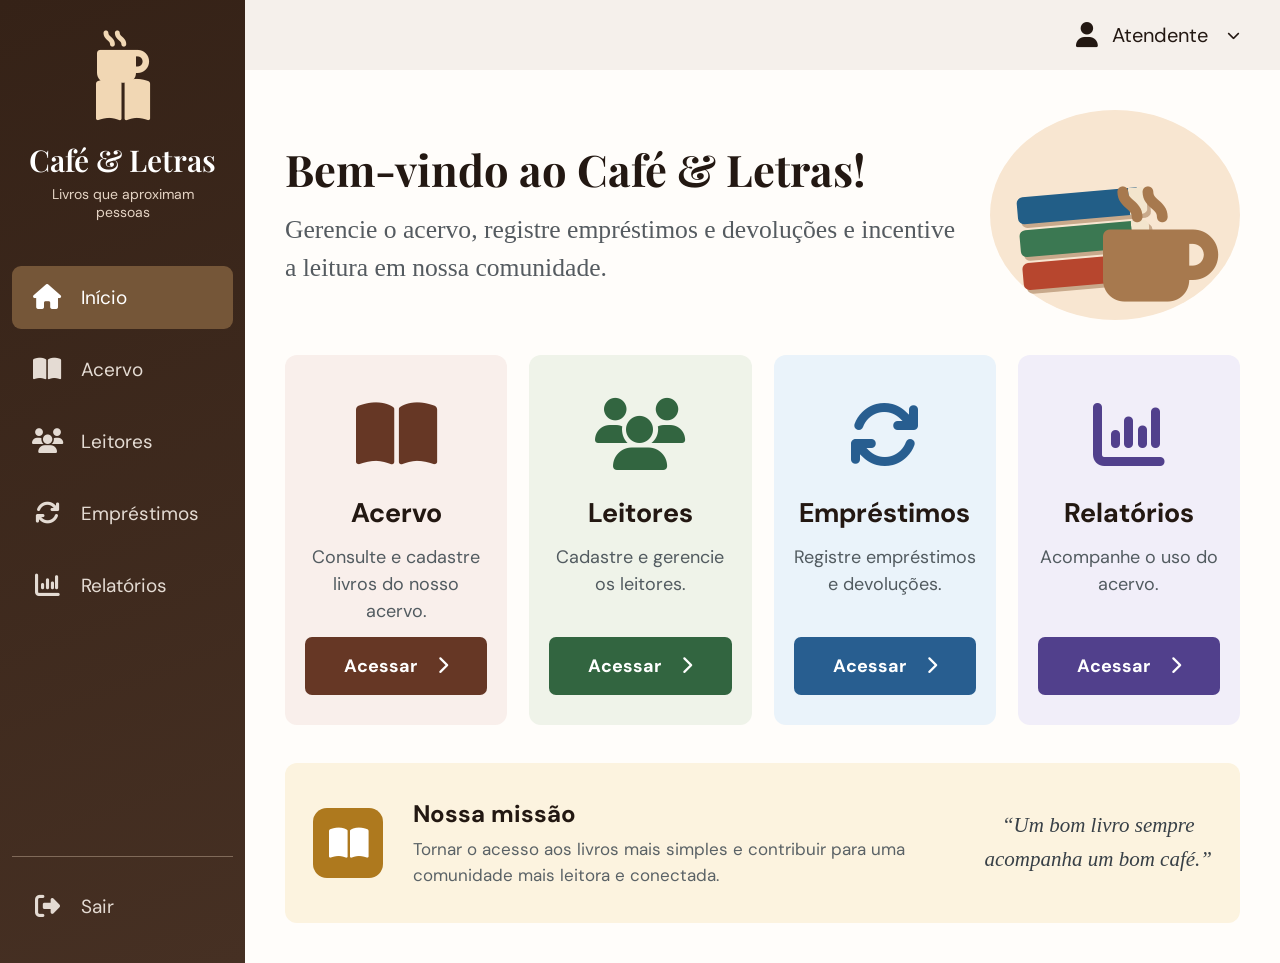
<file: index.html>
<!DOCTYPE html>
<html lang="pt-BR">
<head>
  <meta charset="UTF-8">
  <meta name="viewport" content="width=device-width, initial-scale=1.0">
  <title>Café & Letras | Início</title>

  <link rel="stylesheet" href="style.css">

  <link rel="stylesheet"
    href="https://cdnjs.cloudflare.com/ajax/libs/font-awesome/6.5.2/css/all.min.css">
</head>
<body>

  <div class="app">

    <!-- Menu lateral -->
    <aside class="sidebar">
      <div class="logo">
        <div class="logo-icon">
          <i class="fa-solid fa-mug-hot"></i>
          <i class="fa-solid fa-book-open"></i>
        </div>

        <h1>Café & Letras</h1>
        <p>Livros que aproximam<br>pessoas</p>
      </div>

      <nav aria-label="Menu principal">
        <a href="#inicio" class="nav-link active">
          <i class="fa-solid fa-house"></i>
          <span>Início</span>
        </a>

        <a href="#acervo" class="nav-link">
          <i class="fa-solid fa-book-open"></i>
          <span>Acervo</span>
        </a>

        <a href="#leitores" class="nav-link">
          <i class="fa-solid fa-users"></i>
          <span>Leitores</span>
        </a>

        <a href="#emprestimos" class="nav-link">
          <i class="fa-solid fa-arrows-rotate"></i>
          <span>Empréstimos</span>
        </a>

        <a href="#relatorios" class="nav-link">
          <i class="fa-solid fa-chart-column"></i>
          <span>Relatórios</span>
        </a>
      </nav>

      <div class="sidebar-footer">
        <a href="#sair" class="nav-link">
          <i class="fa-solid fa-right-from-bracket"></i>
          <span>Sair</span>
        </a>
      </div>
    </aside>

    <!-- Conteúdo -->
    <main class="main" id="inicio">

      <header class="topbar">
        <div class="user">
          <i class="fa-solid fa-user"></i>
          <span>Atendente</span>
          <i class="fa-solid fa-chevron-down arrow"></i>
        </div>
      </header>

      <div class="content">

        <section class="welcome">
          <div class="welcome-text">
            <h2>Bem-vindo ao Café & Letras!</h2>
            <p>
              Gerencie o acervo, registre empréstimos e
              devoluções e incentive a leitura em nossa
              comunidade.
            </p>
          </div>

          <div class="welcome-illustration" aria-hidden="true">
            <div class="book-stack">
              <span class="book book-blue"></span>
              <span class="book book-green"></span>
              <span class="book book-red"></span>
            </div>
            <i class="fa-solid fa-mug-hot"></i>
          </div>
        </section>

        <section class="cards" aria-label="Funcionalidades">

          <article class="card card-acervo" id="acervo">
            <i class="fa-solid fa-book-open card-icon"></i>
            <h3>Acervo</h3>
            <p>Consulte e cadastre livros do nosso acervo.</p>
            <a href="#acervo" class="card-button">
              Acessar <i class="fa-solid fa-chevron-right"></i>
            </a>
          </article>

          <article class="card card-leitores" id="leitores">
            <i class="fa-solid fa-users card-icon"></i>
            <h3>Leitores</h3>
            <p>Cadastre e gerencie os leitores.</p>
            <a href="#leitores" class="card-button">
              Acessar <i class="fa-solid fa-chevron-right"></i>
            </a>
          </article>

          <article class="card card-emprestimos" id="emprestimos">
            <i class="fa-solid fa-arrows-rotate card-icon"></i>
            <h3>Empréstimos</h3>
            <p>Registre empréstimos e devoluções.</p>
            <a href="#emprestimos" class="card-button">
              Acessar <i class="fa-solid fa-chevron-right"></i>
            </a>
          </article>

          <article class="card card-relatorios" id="relatorios">
            <i class="fa-solid fa-chart-column card-icon"></i>
            <h3>Relatórios</h3>
            <p>Acompanhe o uso do acervo.</p>
            <a href="#relatorios" class="card-button">
              Acessar <i class="fa-solid fa-chevron-right"></i>
            </a>
          </article>

        </section>

        <section class="mission">
          <div class="mission-icon">
            <i class="fa-solid fa-book-open"></i>
          </div>

          <div class="mission-text">
            <h3>Nossa missão</h3>
            <p>
              Tornar o acesso aos livros mais simples e
              contribuir para uma comunidade mais leitora
              e conectada.
            </p>
          </div>

          <blockquote>
            “Um bom livro sempre<br>
            acompanha um bom café.”
          </blockquote>
        </section>

      </div>
    </main>

  </div>

</body>
</html>
</file>
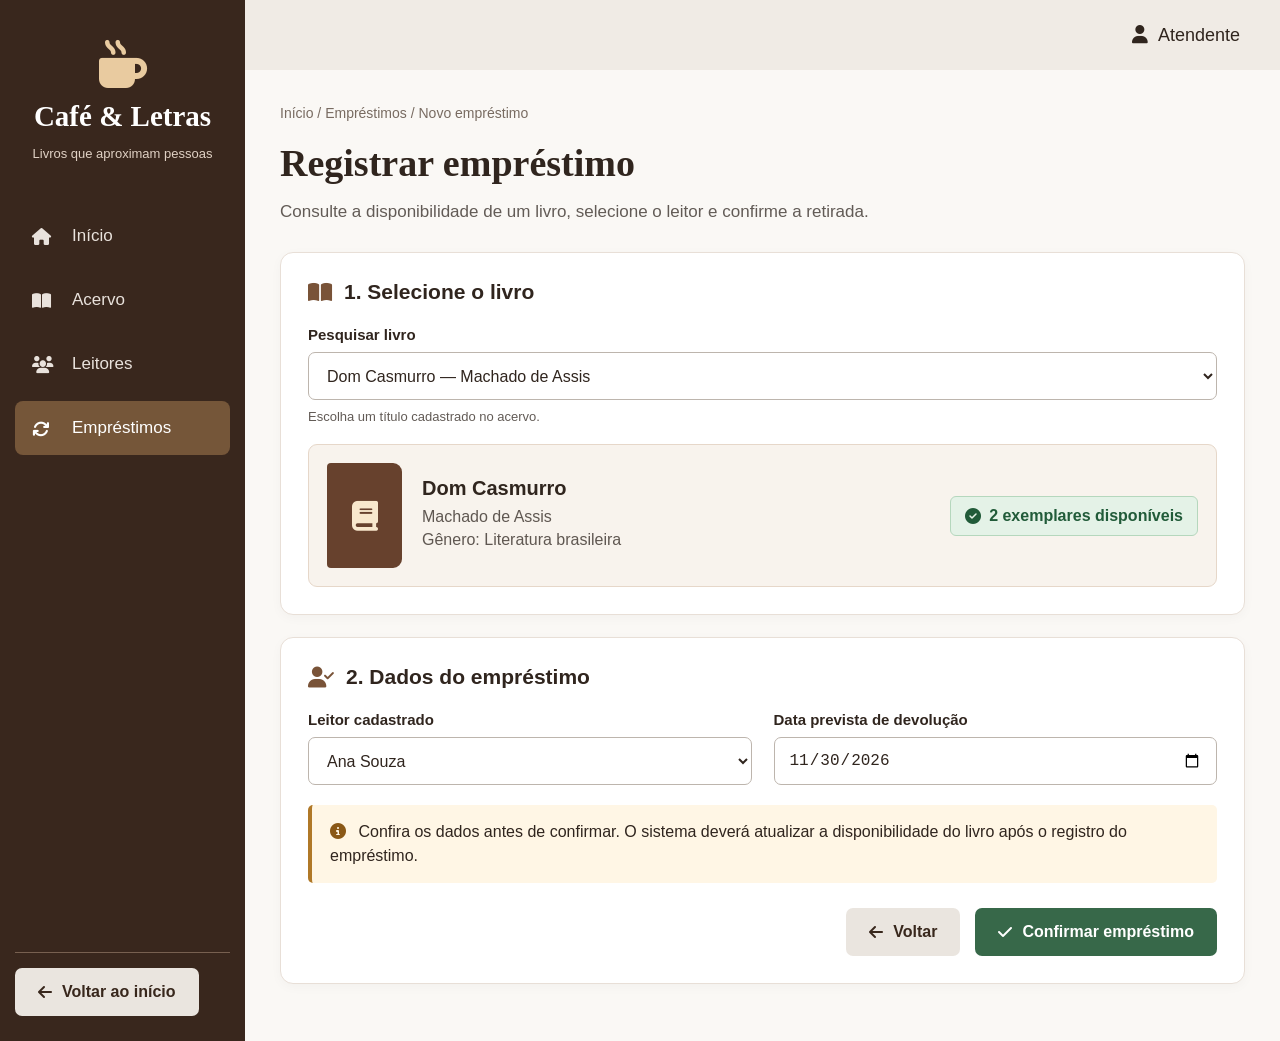
<file: emprestimo.html>
<!DOCTYPE html>
<html lang="pt-BR">
<head>
  <meta charset="UTF-8">
  <meta name="viewport" content="width=device-width, initial-scale=1.0">

  <title>Café & Letras - Empréstimos</title>

  <link rel="stylesheet"
    href="https://cdnjs.cloudflare.com/ajax/libs/font-awesome/6.5.2/css/all.min.css">

  <style>
    * {
      box-sizing: border-box;
    }

    body {
      margin: 0;
      font-family: Arial, sans-serif;
      background: #faf8f5;
      color: #30251e;
    }

    .layout {
      display: flex;
      min-height: 100vh;
    }

    /* MENU LATERAL */

    .sidebar {
      width: 245px;
      background: #39271d;
      color: white;
      padding: 25px 15px;
      display: flex;
      flex-direction: column;
    }

    .logo {
      text-align: center;
      padding: 15px 0 35px;
    }

    .logo i {
      font-size: 48px;
      color: #e9cba0;
    }

    .logo h1 {
      font-family: Georgia, serif;
      font-size: 29px;
      margin: 12px 0 5px;
    }

    .logo p {
      color: #e0d1c4;
      font-size: 13px;
    }

    .menu {
      display: flex;
      flex-direction: column;
      gap: 10px;
    }

    .menu a {
      color: #e9e2dc;
      text-decoration: none;
      padding: 17px;
      border-radius: 8px;
      font-size: 17px;
      display: flex;
      align-items: center;
      gap: 15px;
      min-height: 48px;
    }

    .menu a i {
      width: 25px;
    }

    .menu a:hover,
    .menu a.active {
      background: #755639;
      color: white;
    }

    .sair {
      margin-top: auto;
      border-top: 1px solid #776050;
      padding-top: 15px;
    }

    /* CONTEÚDO */

    .main {
      flex: 1;
      min-width: 0;
    }

    .topbar {
      background: #f0ebe5;
      height: 70px;
      display: flex;
      align-items: center;
      justify-content: flex-end;
      padding: 0 40px;
      font-size: 18px;
    }

    .topbar i {
      margin-right: 10px;
    }

    .content {
      max-width: 1180px;
      margin: 0 auto;
      padding: 35px;
    }

    .breadcrumb {
      color: #786b61;
      font-size: 14px;
      margin-bottom: 20px;
    }

    .page-title {
      font-family: Georgia, serif;
      font-size: 38px;
      margin: 0 0 12px;
    }

    .subtitle {
      font-size: 17px;
      color: #625b56;
      margin-bottom: 30px;
    }

    /* CARTÕES */

    .panel {
      background: white;
      border: 1px solid #e8dfd7;
      border-radius: 13px;
      padding: 27px;
      margin-bottom: 22px;
      box-shadow: 0 3px 12px #00000008;
    }

    .panel h2 {
      font-size: 21px;
      margin: 0 0 22px;
      display: flex;
      align-items: center;
      gap: 12px;
    }

    .panel h2 i {
      color: #795338;
    }

    label {
      display: block;
      font-size: 15px;
      margin-bottom: 9px;
      font-weight: 600;
    }

    input,
    select {
      width: 100%;
      min-height: 48px;
      padding: 12px 14px;
      border: 1px solid #bdb5ad;
      border-radius: 7px;
      font-size: 16px;
      background: white;
      color: #30251e;
    }

    input:focus-visible,
    select:focus-visible,
    button:focus-visible,
    a:focus-visible {
      outline: 3px solid #e5a63b;
      outline-offset: 3px;
    }

    .hint {
      font-size: 13px;
      color: #625b56;
      margin-top: 9px;
    }

    .book-result {
      display: flex;
      align-items: center;
      gap: 20px;
      background: #f8f3ed;
      padding: 18px;
      border-radius: 9px;
      margin-top: 20px;
      border: 1px solid #e6d7c9;
    }

    .book-cover {
      width: 75px;
      height: 105px;
      background: #67412d;
      border-radius: 4px 9px 9px 4px;
      display: grid;
      place-items: center;
      color: #f8e7cc;
      font-size: 30px;
      flex-shrink: 0;
    }

    .book-details {
      flex: 1;
    }

    .book-details h3 {
      margin: 0 0 8px;
      font-size: 20px;
    }

    .book-details p {
      margin: 5px 0;
      color: #5f5751;
    }

    .availability {
      display: inline-flex;
      align-items: center;
      gap: 8px;
      color: #215b39;
      background: #e4f2e7;
      border: 1px solid #b5d7bd;
      padding: 10px 14px;
      border-radius: 6px;
      font-weight: 600;
    }

    .form-grid {
      display: grid;
      grid-template-columns: 1fr 1fr;
      gap: 22px;
    }

    .notice {
      background: #fff6e5;
      border-left: 4px solid #b07827;
      padding: 15px 18px;
      border-radius: 5px;
      margin-top: 20px;
      line-height: 1.5;
    }

    .notice i {
      color: #8a5816;
      margin-right: 8px;
    }

    .actions {
      display: flex;
      justify-content: flex-end;
      gap: 15px;
      margin-top: 25px;
    }

    button,
    .btn {
      border: 0;
      border-radius: 7px;
      min-height: 48px;
      padding: 12px 23px;
      font-size: 16px;
      font-weight: 600;
      cursor: pointer;
      text-decoration: none;
      display: inline-flex;
      align-items: center;
      justify-content: center;
      gap: 10px;
    }

    .btn-back {
      background: #eae5df;
      color: #38271c;
    }

    .btn-confirm {
      background: #376849;
      color: white;
    }

    .btn-confirm:hover {
      background: #285239;
    }

    .message {
      margin-top: 20px;
      padding: 16px;
      border-radius: 8px;
      display: none;
      line-height: 1.5;
    }

    .message.success {
      display: block;
      background: #e4f2e7;
      border: 1px solid #9cc8a6;
      color: #215b39;
    }

    .message.error {
      display: block;
      background: #fff0ed;
      border: 1px solid #d99b91;
      color: #8b2d20;
    }

    /* CELULARES */

    @media (max-width: 850px) {
      .layout {
        flex-direction: column;
      }

      .sidebar {
        width: 100%;
      }

      .logo {
        padding: 5px 0 15px;
      }

      .menu {
        flex-direction: row;
        overflow-x: auto;
      }

      .menu a {
        white-space: nowrap;
        padding: 12px;
      }

      .sair {
        display: none;
      }

      .topbar {
        height: 55px;
        padding: 0 20px;
      }

      .content {
        padding: 22px 16px;
      }

      .page-title {
        font-size: 29px;
      }

      .form-grid {
        grid-template-columns: 1fr;
      }

      .book-result {
        flex-wrap: wrap;
      }

      .actions {
        flex-direction: column;
      }

      .actions .btn,
      .actions button {
        width: 100%;
      }
    }
  </style>
</head>

<body>

<div class="layout">

  <!-- MENU LATERAL -->
  <aside class="sidebar">
    <div class="logo">
      <i class="fa-solid fa-mug-hot" aria-hidden="true"></i>
      <h1>Café & Letras</h1>
      <p>Livros que aproximam pessoas</p>
    </div>

    <nav class="menu" aria-label="Menu principal">
      <a href="index.html">
        <i class="fa-solid fa-house" aria-hidden="true"></i>
        Início
      </a>

      <a href="index.html#acervo">
        <i class="fa-solid fa-book-open" aria-hidden="true"></i>
        Acervo
      </a>

      <a href="index.html#leitores">
        <i class="fa-solid fa-users" aria-hidden="true"></i>
        Leitores
      </a>

      <a href="emprestimos.html" class="active" aria-current="page">
        <i class="fa-solid fa-arrows-rotate" aria-hidden="true"></i>
        Empréstimos
      </a>
    </nav>

    <div class="sair">
      <a href="index.html" class="btn-back btn">
        <i class="fa-solid fa-arrow-left" aria-hidden="true"></i>
        Voltar ao início
      </a>
    </div>
  </aside>

  <!-- CONTEÚDO -->
  <main class="main">

    <header class="topbar">
      <i class="fa-solid fa-user" aria-hidden="true"></i>
      Atendente
    </header>

    <div class="content">

      <div class="breadcrumb">
        Início / Empréstimos / Novo empréstimo
      </div>

      <h1 class="page-title">Registrar empréstimo</h1>

      <p class="subtitle">
        Consulte a disponibilidade de um livro,
        selecione o leitor e confirme a retirada.
      </p>

      <form id="loanForm">

        <!-- LIVRO -->
        <section class="panel">
          <h2>
            <i class="fa-solid fa-book-open" aria-hidden="true"></i>
            1. Selecione o livro
          </h2>

          <label for="livro">Pesquisar livro</label>

          <select id="livro" name="livro" required>
            <option value="">Selecione um livro</option>
            <option value="dom" selected>Dom Casmurro — Machado de Assis</option>
            <option value="capitaes">Capitães da Areia — Jorge Amado</option>
            <option value="quarto">Quarto de Despejo — Carolina Maria de Jesus</option>
          </select>

          <p class="hint">
            Escolha um título cadastrado no acervo.
          </p>

          <div class="book-result">
            <div class="book-cover" aria-hidden="true">
              <i class="fa-solid fa-book"></i>
            </div>

            <div class="book-details">
              <h3 id="bookTitle">Dom Casmurro</h3>
              <p id="bookAuthor">Machado de Assis</p>
              <p>Gênero: Literatura brasileira</p>
            </div>

            <div class="availability" id="availability">
              <i class="fa-solid fa-circle-check" aria-hidden="true"></i>
              2 exemplares disponíveis
            </div>
          </div>
        </section>

        <!-- LEITOR -->
        <section class="panel">
          <h2>
            <i class="fa-solid fa-user-check" aria-hidden="true"></i>
            2. Dados do empréstimo
          </h2>

          <div class="form-grid">
            <div>
              <label for="leitor">Leitor cadastrado</label>

              <select id="leitor" name="leitor" required>
                <option value="">Selecione o leitor</option>
                <option value="ana" selected>Ana Souza</option>
                <option value="carlos">Carlos Lima</option>
                <option value="marina">Marina Costa</option>
              </select>
            </div>

            <div>
              <label for="devolucao">Data prevista de devolução</label>

              <input
                type="date"
                id="devolucao"
                name="devolucao"
                value="2026-11-30"
                required
              >
            </div>
          </div>

          <div class="notice">
            <i class="fa-solid fa-circle-info" aria-hidden="true"></i>
            Confira os dados antes de confirmar.
            O sistema deverá atualizar a disponibilidade
            do livro após o registro do empréstimo.
          </div>

          <div class="actions">
            <a href="index.html" class="btn btn-back">
              <i class="fa-solid fa-arrow-left" aria-hidden="true"></i>
              Voltar
            </a>

            <button type="submit" class="btn-confirm">
              <i class="fa-solid fa-check" aria-hidden="true"></i>
              Confirmar empréstimo
            </button>
          </div>

          <div
            id="message"
            class="message"
            role="status"
            aria-live="polite">
          </div>
        </section>

      </form>
    </div>
  </main>
</div>

<script>
  // Dados exclusivamente fictícios para o protótipo.
  const livros = {
    dom: {
      titulo: "Dom Casmurro",
      autor: "Machado de Assis",
      disponiveis: 2
    },
    capitaes: {
      titulo: "Capitães da Areia",
      autor: "Jorge Amado",
      disponiveis: 1
    },
    quarto: {
      titulo: "Quarto de Despejo",
      autor: "Carolina Maria de Jesus",
      disponiveis: 0
    }
  };

  const livroSelect = document.getElementById("livro");
  const leitorSelect = document.getElementById("leitor");
  const devolucao = document.getElementById("devolucao");
  const message = document.getElementById("message");

  function atualizarLivro() {
    const livro = livros[livroSelect.value];

    if (!livro) {
      document.getElementById("bookTitle").textContent =
        "Nenhum livro selecionado";

      document.getElementById("bookAuthor").textContent = "";

      document.getElementById("availability").textContent =
        "Selecione um livro";

      return;
    }

    document.getElementById("bookTitle").textContent =
      livro.titulo;

    document.getElementById("bookAuthor").textContent =
      livro.autor;

    document.getElementById("availability").textContent =
      livro.disponiveis + " exemplares disponíveis";
  }

  livroSelect.addEventListener("change", atualizarLivro);

  document.getElementById("loanForm").addEventListener(
    "submit",
    function(event) {
      event.preventDefault();

      const livro = livros[livroSelect.value];

      message.className = "message";
      message.textContent = "";

      if (!livro || !leitorSelect.value || !devolucao.value) {
        message.classList.add("error");
        message.textContent =
          "Preencha todos os campos obrigatórios.";
        return;
      }

      if (livro.disponiveis <= 0) {
        message.classList.add("error");
        message.textContent =
          "Livro indisponível para empréstimo.";
        return;
      }

      // Simulação local: não grava em banco de dados.
      livro.disponiveis -= 1;

      atualizarLivro();

      const destino = new URL("resultado.html", window.location.href);

destino.searchParams.set("livro", livroSelect.value);
destino.searchParams.set("leitor", leitorSelect.value);
destino.searchParams.set("data", devolucao.value);

window.location.href = destino.href;

      message.classList.add("success");
      message.textContent =
        "Empréstimo simulado com sucesso! " +
        "Livro: " + livro.titulo +
        ". Data prevista: " +
        devolucao.value.split("-").reverse().join("/") +
        ". Disponíveis agora: " +
        livro.disponiveis + ".";
    }
  );
</script>

</body>
</html>
</file>
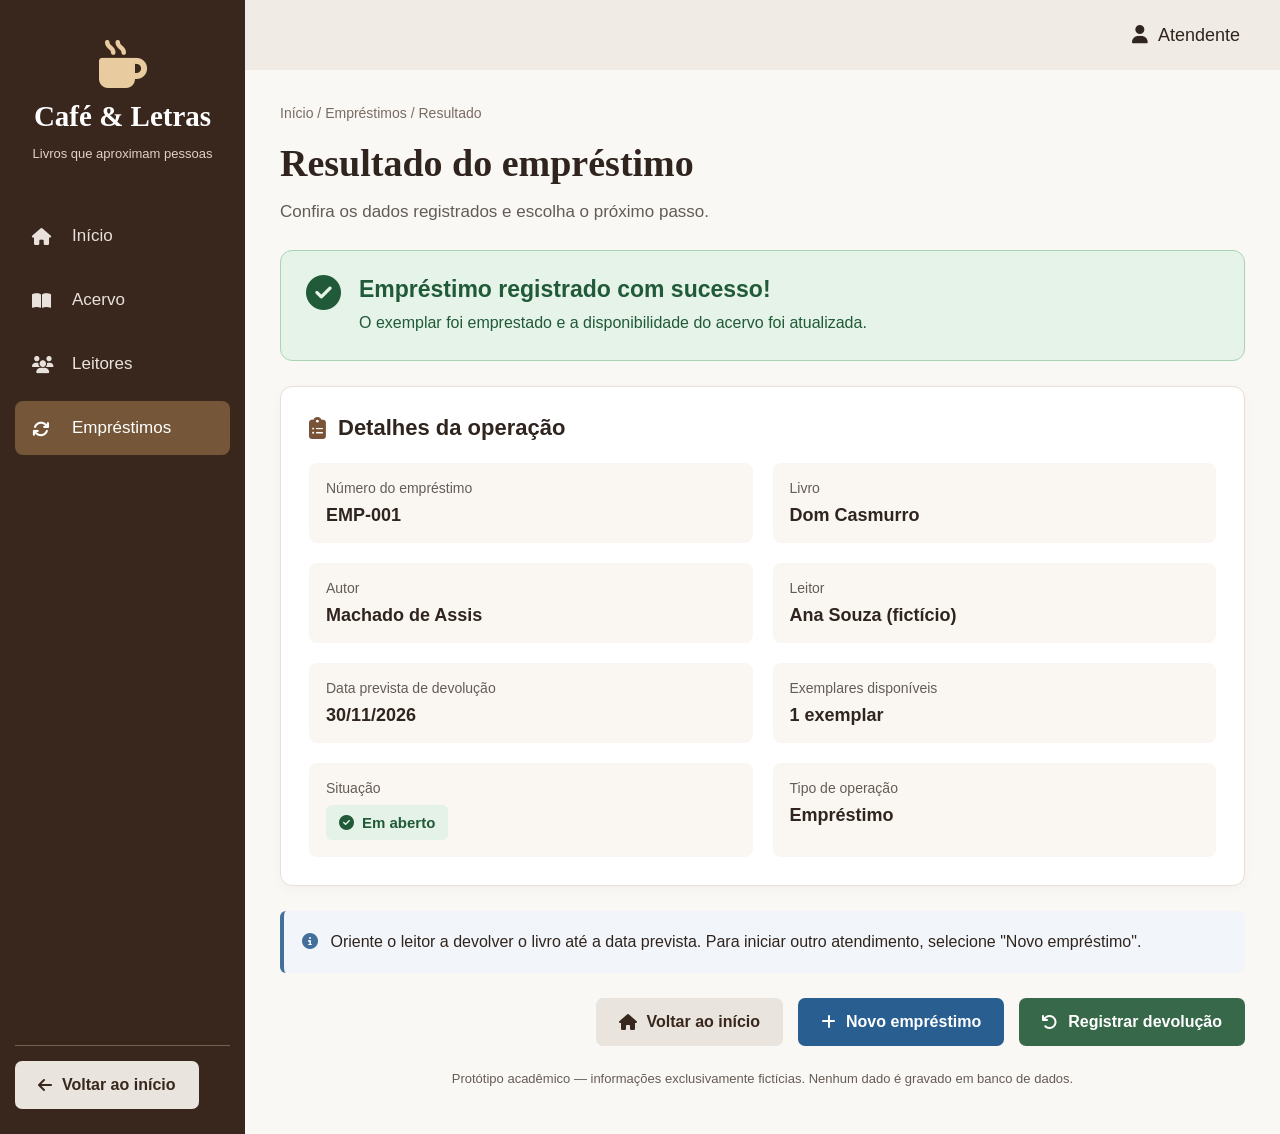
<file: resultados.html>
<!DOCTYPE html>
<html lang="pt-BR">
<head>
  <meta charset="UTF-8">
  <meta name="viewport" content="width=device-width, initial-scale=1.0">
  <title>Café & Letras - Resultado do Empréstimo</title>

  <link rel="stylesheet"
    href="https://cdnjs.cloudflare.com/ajax/libs/font-awesome/6.5.2/css/all.min.css">

  <style>
    * {
      box-sizing: border-box;
    }

    body {
      margin: 0;
      font-family: Arial, sans-serif;
      background: #faf8f5;
      color: #30251e;
    }

    .layout {
      display: flex;
      min-height: 100vh;
    }

    .sidebar {
      width: 245px;
      flex-shrink: 0;
      background: #39271d;
      color: white;
      padding: 25px 15px;
      display: flex;
      flex-direction: column;
    }

    .logo {
      text-align: center;
      padding: 15px 0 35px;
    }

    .logo i {
      font-size: 48px;
      color: #e9cba0;
    }

    .logo h1 {
      font-family: Georgia, serif;
      font-size: 29px;
      margin: 12px 0 5px;
    }

    .logo p {
      color: #e0d1c4;
      font-size: 13px;
    }

    .menu {
      display: flex;
      flex-direction: column;
      gap: 10px;
    }

    .menu a {
      color: #e9e2dc;
      text-decoration: none;
      padding: 17px;
      border-radius: 8px;
      font-size: 17px;
      display: flex;
      align-items: center;
      gap: 15px;
      min-height: 48px;
    }

    .menu a i {
      width: 25px;
    }

    .menu a:hover,
    .menu a.active {
      background: #755639;
      color: white;
    }

    .sidebar-footer {
      margin-top: auto;
      padding-top: 15px;
      border-top: 1px solid #776050;
    }

    .main {
      flex: 1;
      min-width: 0;
    }

    .topbar {
      background: #f0ebe5;
      height: 70px;
      display: flex;
      align-items: center;
      justify-content: flex-end;
      padding: 0 40px;
      font-size: 18px;
    }

    .topbar i {
      margin-right: 10px;
    }

    .content {
      max-width: 1100px;
      margin: 0 auto;
      padding: 35px;
    }

    .breadcrumb {
      color: #786b61;
      font-size: 14px;
      margin-bottom: 20px;
    }

    .page-title {
      font-family: Georgia, serif;
      font-size: 38px;
      margin: 0 0 10px;
    }

    .subtitle {
      color: #625b56;
      font-size: 17px;
      margin-bottom: 28px;
    }

    .alert {
      display: flex;
      align-items: flex-start;
      gap: 18px;
      padding: 25px;
      border-radius: 12px;
      margin-bottom: 25px;
    }

    .alert-success {
      background: #e5f3e8;
      border: 1px solid #a9d4b3;
      color: #205a38;
    }

    .alert-warning {
      background: #fff4df;
      border: 1px solid #e5c990;
      color: #775017;
    }

    .alert-error {
      background: #fff0ed;
      border: 1px solid #dfafa5;
      color: #8a3024;
    }

    .alert > i {
      font-size: 35px;
    }

    .alert h2 {
      font-size: 23px;
      margin: 0 0 8px;
    }

    .alert p {
      font-size: 16px;
      line-height: 1.5;
      margin: 0;
    }

    .panel {
      background: white;
      border: 1px solid #e8dfd7;
      border-radius: 12px;
      padding: 28px;
      margin-bottom: 25px;
      box-shadow: 0 3px 12px #00000008;
    }

    .panel h2 {
      margin: 0 0 22px;
      font-size: 22px;
      display: flex;
      align-items: center;
      gap: 12px;
    }

    .panel h2 i {
      color: #795338;
    }

    .details {
      display: grid;
      grid-template-columns: 1fr 1fr;
      gap: 20px;
    }

    .detail {
      background: #faf7f3;
      padding: 17px;
      border-radius: 8px;
    }

    .detail-label {
      display: block;
      font-size: 14px;
      color: #655c55;
      margin-bottom: 9px;
    }

    .detail-value {
      font-size: 18px;
      font-weight: 600;
      overflow-wrap: anywhere;
    }

    .status {
      display: inline-flex;
      align-items: center;
      gap: 8px;
      padding: 9px 13px;
      background: #e4f2e7;
      color: #205a38;
      border-radius: 6px;
      font-size: 15px;
      font-weight: 600;
    }

    .info {
      background: #f2f5f9;
      border-left: 4px solid #426f9c;
      padding: 18px;
      border-radius: 6px;
      margin-bottom: 25px;
      line-height: 1.6;
    }

    .info i {
      color: #426f9c;
      margin-right: 8px;
    }

    .actions {
      display: flex;
      flex-wrap: wrap;
      gap: 15px;
      justify-content: flex-end;
    }

    .btn {
      min-height: 48px;
      padding: 13px 23px;
      border: none;
      border-radius: 7px;
      font-size: 16px;
      font-weight: 600;
      text-decoration: none;
      display: inline-flex;
      align-items: center;
      justify-content: center;
      gap: 10px;
      cursor: pointer;
    }

    .btn-secondary {
      background: #e9e4de;
      color: #38271c;
    }

    .btn-primary {
      background: #376849;
      color: white;
    }

    .btn-blue {
      background: #285e90;
      color: white;
    }

    a:focus-visible,
    button:focus-visible {
      outline: 3px solid #e5a63b;
      outline-offset: 4px;
    }

    .demo-note {
      margin-top: 25px;
      color: #655c55;
      font-size: 13px;
      text-align: center;
    }

    @media (max-width: 850px) {
      .layout {
        flex-direction: column;
      }

      .sidebar {
        width: 100%;
      }

      .logo {
        padding: 5px 0 15px;
      }

      .menu {
        flex-direction: row;
        overflow-x: auto;
      }

      .menu a {
        white-space: nowrap;
        padding: 12px;
      }

      .sidebar-footer {
        display: none;
      }

      .topbar {
        height: 55px;
        padding: 0 20px;
      }

      .content {
        padding: 22px 16px;
      }

      .page-title {
        font-size: 29px;
      }

      .details {
        grid-template-columns: 1fr;
      }

      .actions {
        flex-direction: column;
      }

      .btn {
        width: 100%;
      }
    }
  </style>
</head>

<body>

<div class="layout">

  <aside class="sidebar">
    <div class="logo">
      <i class="fa-solid fa-mug-hot" aria-hidden="true"></i>
      <h1>Café & Letras</h1>
      <p>Livros que aproximam pessoas</p>
    </div>

    <nav class="menu" aria-label="Menu principal">
      <a href="index.html">
        <i class="fa-solid fa-house" aria-hidden="true"></i>
        Início
      </a>

      <a href="index.html#acervo">
        <i class="fa-solid fa-book-open" aria-hidden="true"></i>
        Acervo
      </a>

      <a href="index.html#leitores">
        <i class="fa-solid fa-users" aria-hidden="true"></i>
        Leitores
      </a>

      <a href="emprestimos.html" class="active">
        <i class="fa-solid fa-arrows-rotate" aria-hidden="true"></i>
        Empréstimos
      </a>
    </nav>

    <div class="sidebar-footer">
      <a href="index.html" class="btn btn-secondary">
        <i class="fa-solid fa-arrow-left" aria-hidden="true"></i>
        Voltar ao início
      </a>
    </div>
  </aside>

  <main class="main">

    <header class="topbar">
      <i class="fa-solid fa-user" aria-hidden="true"></i>
      Atendente
    </header>

    <div class="content">

      <div class="breadcrumb">
        Início / Empréstimos / Resultado
      </div>

      <h1 class="page-title">Resultado do empréstimo</h1>

      <p class="subtitle">
        Confira os dados registrados e escolha o próximo passo.
      </p>

      <section
        id="alertaPrincipal"
        class="alert alert-success"
        role="status"
        aria-live="polite"
      >
        <i class="fa-solid fa-circle-check" aria-hidden="true"></i>

        <div>
          <h2 id="alertaTitulo">
            Empréstimo registrado com sucesso!
          </h2>

          <p id="alertaTexto">
            O exemplar foi emprestado e a disponibilidade
            do acervo foi atualizada.
          </p>
        </div>
      </section>

      <section class="panel">
        <h2>
          <i class="fa-solid fa-clipboard-list" aria-hidden="true"></i>
          Detalhes da operação
        </h2>

        <div class="details">

          <div class="detail">
            <span class="detail-label">Número do empréstimo</span>
            <span class="detail-value">EMP-001</span>
          </div>

          <div class="detail">
            <span class="detail-label">Livro</span>
            <span class="detail-value" id="livroNome">
              Dom Casmurro
            </span>
          </div>

          <div class="detail">
            <span class="detail-label">Autor</span>
            <span class="detail-value" id="autorNome">
              Machado de Assis
            </span>
          </div>

          <div class="detail">
            <span class="detail-label">Leitor</span>
            <span class="detail-value" id="leitorNome">
              Ana Souza (fictício)
            </span>
          </div>

          <div class="detail">
            <span class="detail-label">Data prevista de devolução</span>
            <span class="detail-value" id="dataDevolucao">
              30/11/2026
            </span>
          </div>

          <div class="detail">
            <span class="detail-label">Exemplares disponíveis</span>
            <span class="detail-value" id="quantidade">
              1 exemplar
            </span>
          </div>

          <div class="detail">
            <span class="detail-label">Situação</span>
            <span class="status" id="situacao">
              <i class="fa-solid fa-circle-check" aria-hidden="true"></i>
              Em aberto
            </span>
          </div>

          <div class="detail">
            <span class="detail-label">Tipo de operação</span>
            <span class="detail-value" id="tipoOperacao">
              Empréstimo
            </span>
          </div>

        </div>
      </section>

      <div class="info" id="orientacao">
        <i class="fa-solid fa-circle-info" aria-hidden="true"></i>
        Oriente o leitor a devolver o livro até a data prevista.
        Para iniciar outro atendimento, selecione
        "Novo empréstimo".
      </div>

      <div class="actions">

        <a href="index.html" class="btn btn-secondary">
          <i class="fa-solid fa-house" aria-hidden="true"></i>
          Voltar ao início
        </a>

        <a href="emprestimos.html" class="btn btn-blue">
          <i class="fa-solid fa-plus" aria-hidden="true"></i>
          Novo empréstimo
        </a>

        <button
          type="button"
          id="btnDevolucao"
          class="btn btn-primary"
        >
          <i class="fa-solid fa-arrow-rotate-left" aria-hidden="true"></i>
          Registrar devolução
        </button>

      </div>

      <p class="demo-note">
        Protótipo acadêmico — informações exclusivamente fictícias.
        Nenhum dado é gravado em banco de dados.
      </p>

    </div>
  </main>
</div>

<script>
  const params = new URLSearchParams(window.location.search);

  const livrosPermitidos = {
    dom: {
      titulo: "Dom Casmurro",
      autor: "Machado de Assis",
      disponiveis: 1
    },
    capitaes: {
      titulo: "Capitães da Areia",
      autor: "Jorge Amado",
      disponiveis: 0
    },
    quarto: {
      titulo: "Quarto de Despejo",
      autor: "Carolina Maria de Jesus",
      disponiveis: 0
    }
  };

  const leitoresPermitidos = {
    ana: "Ana Souza (fictício)",
    carlos: "Carlos Lima (fictício)",
    marina: "Marina Costa (fictício)"
  };

  const codigoLivro = params.get("livro") || "dom";
  const codigoLeitor = params.get("leitor") || "ana";

  const livro = livrosPermitidos[codigoLivro] || livrosPermitidos.dom;
  const leitor = leitoresPermitidos[codigoLeitor] || leitoresPermitidos.ana;

  const dataRecebida = params.get("data") || "2026-11-30";

  const dataValida = /^\d{4}-\d{2}-\d{2}$/.test(dataRecebida)
    ? dataRecebida
    : "2026-11-30";

  const dataFormatada = dataValida.split("-").reverse().join("/");

  document.getElementById("livroNome").textContent = livro.titulo;
  document.getElementById("autorNome").textContent = livro.autor;
  document.getElementById("leitorNome").textContent = leitor;
  document.getElementById("dataDevolucao").textContent = dataFormatada;

  document.getElementById("quantidade").textContent =
    livro.disponiveis + (
      livro.disponiveis === 1 ? " exemplar" : " exemplares"
    );

  const botaoDevolucao = document.getElementById("btnDevolucao");

  botaoDevolucao.addEventListener("click", function() {
    const alerta = document.getElementById("alertaPrincipal");

    alerta.className = "alert alert-success";

    document.getElementById("alertaTitulo").textContent =
      "Devolução simulada com sucesso!";

    document.getElementById("alertaTexto").textContent =
      "O livro foi devolvido e sua disponibilidade foi atualizada na demonstração.";

    document.getElementById("situacao").textContent =
      "Devolvido";

    document.getElementById("tipoOperacao").textContent =
      "Devolução";

    document.getElementById("quantidade").textContent =
      (livro.disponiveis + 1) + " exemplares";

    document.getElementById("orientacao").textContent =
      "A devolução foi simulada. Você pode iniciar um novo atendimento.";

    botaoDevolucao.disabled = true;
    botaoDevolucao.textContent = "Devolução concluída";
    botaoDevolucao.style.opacity = "0.65";

    alerta.focus();
  });
</script>

</body>
</html>
</file>
<file: style.css>
@import url('https://fonts.googleapis.com/css2?family=DM+Sans:wght@400;500;600;700&family=Playfair+Display:wght@600;700&display=swap');

:root {
  --brown: #382519;
  --brown-light: #745338;
  --cream: #fffdfa;
  --text: #231812;
}

* {
  margin: 0;
  padding: 0;
  box-sizing: border-box;
}

body {
  font-family: "DM Sans", Arial, sans-serif;
  background: var(--cream);
  color: var(--text);
}

.app {
  display: flex;
  min-height: 100vh;
}

/* Menu lateral */

.sidebar {
  width: 245px;
  min-width: 245px;
  background: linear-gradient(160deg, #352217, #463023);
  color: #fff;
  display: flex;
  flex-direction: column;
  padding: 25px 12px;
}

.logo {
  text-align: center;
  margin-bottom: 45px;
}

.logo-icon {
  height: 105px;
  display: flex;
  flex-direction: column;
  justify-content: center;
  align-items: center;
  color: #f1d7b4;
}

.logo-icon .fa-mug-hot {
  font-size: 52px;
}

.logo-icon .fa-book-open {
  font-size: 48px;
  margin-top: -7px;
}

.logo h1 {
  font-family: "Playfair Display", Georgia, serif;
  font-size: 30px;
  font-weight: 600;
  margin-top: 10px;
}

.logo p {
  font-size: 14px;
  color: #e5d4c4;
  margin-top: 5px;
}

.sidebar nav {
  display: flex;
  flex-direction: column;
  gap: 9px;
}

.nav-link {
  display: flex;
  align-items: center;
  gap: 19px;
  color: #e4dbd3;
  text-decoration: none;
  font-size: 19px;
  padding: 19px 20px;
  border-radius: 9px;
  transition: background .2s;
}

.nav-link i {
  width: 30px;
  font-size: 25px;
  text-align: center;
}

.nav-link:hover,
.nav-link.active {
  background: #755638;
  color: #fff;
}

.sidebar-footer {
  margin-top: auto;
  border-top: 1px solid #806a59;
  padding-top: 18px;
}

/* Área principal */

.main {
  flex: 1;
  min-width: 0;
}

.topbar {
  height: 70px;
  background: #f5f0eb;
  display: flex;
  align-items: center;
  justify-content: flex-end;
  padding: 0 40px;
}

.user {
  display: flex;
  align-items: center;
  gap: 14px;
  font-size: 20px;
}

.user .fa-user {
  font-size: 25px;
}

.user .arrow {
  font-size: 13px;
  margin-left: 5px;
}

.content {
  padding: 40px;
  max-width: 1550px;
  margin: 0 auto;
}

/* Boas-vindas */

.welcome {
  display: flex;
  justify-content: space-between;
  align-items: center;
  gap: 30px;
  margin-bottom: 35px;
}

.welcome-text {
  max-width: 770px;
}

.welcome h2 {
  font-family: "Playfair Display", Georgia, serif;
  font-size: clamp(32px, 3.4vw, 54px);
  line-height: 1.2;
  margin-bottom: 16px;
}

.welcome p {
  font-family: Georgia, serif;
  font-size: clamp(18px, 2vw, 28px);
  line-height: 1.5;
  color: #555b60;
}

.welcome-illustration {
  width: 350px;
  height: 210px;
  min-width: 250px;
  border-radius: 50%;
  background: #f8e6d1;
  position: relative;
  display: flex;
  align-items: center;
  justify-content: center;
}

.welcome-illustration > i {
  font-size: 115px;
  color: #a7794e;
  position: absolute;
  right: 22px;
  bottom: 18px;
}

.book-stack {
  position: absolute;
  left: 30px;
  bottom: 35px;
  display: flex;
  flex-direction: column;
  gap: 6px;
  transform: rotate(-5deg);
}

.book {
  width: 130px;
  height: 27px;
  border-radius: 6px;
  border-right: 18px solid #f3e5cd;
  box-shadow: 3px 4px 0 #c8a98b;
}

.book-blue { background: #225e87; }
.book-green { background: #3b7852; }
.book-red { background: #b7462e; }

/* Cartões */

.cards {
  display: grid;
  grid-template-columns: repeat(4, minmax(0, 1fr));
  gap: 22px;
}

.card {
  min-height: 370px;
  border-radius: 12px;
  padding: 35px 20px 30px;
  display: flex;
  flex-direction: column;
  align-items: center;
  text-align: center;
}

.card-acervo {
  background: #f9efeb;
  --card-color: #663725;
}

.card-leitores {
  background: #eff3e9;
  --card-color: #326540;
}

.card-emprestimos {
  background: #eaf3fa;
  --card-color: #285e90;
}

.card-relatorios {
  background: #f1eef9;
  --card-color: #51408c;
}

.card-icon {
  font-size: 72px;
  color: var(--card-color);
  margin: 8px 0 25px;
}

.card h3 {
  font-size: 27px;
  margin-bottom: 14px;
}

.card p {
  color: #525b60;
  font-size: 18px;
  line-height: 1.5;
  min-height: 82px;
}

.card-button {
  margin-top: auto;
  width: 100%;
  min-height: 58px;
  background: var(--card-color);
  color: #fff;
  text-decoration: none;
  border-radius: 7px;
  display: flex;
  justify-content: center;
  align-items: center;
  gap: 20px;
  font-size: 18px;
  font-weight: 700;
}

.card-button:hover {
  filter: brightness(1.15);
}

a:focus-visible {
  outline: 3px solid #e8a634;
  outline-offset: 4px;
}

/* Missão */

.mission {
  margin-top: 38px;
  background: #fcf3df;
  border-radius: 12px;
  padding: 35px 28px;
  display: flex;
  align-items: center;
  gap: 30px;
}

.mission-icon {
  width: 70px;
  height: 70px;
  min-width: 70px;
  display: grid;
  place-items: center;
  border-radius: 14px;
  background: #ae791e;
  color: white;
  font-size: 35px;
}

.mission-text {
  flex: 1;
}

.mission-text h3 {
  font-size: 24px;
  margin-bottom: 8px;
}

.mission-text p {
  font-size: 17px;
  line-height: 1.5;
  color: #5a6266;
}

.mission blockquote {
  font-family: Georgia, serif;
  font-size: 21px;
  font-style: italic;
  line-height: 1.6;
  text-align: center;
  color: #384047;
}

/* Responsividade */

@media (max-width: 1200px) {
  .cards {
    grid-template-columns: repeat(2, minmax(0, 1fr));
  }

  .welcome-illustration {
    width: 250px;
  }

  .mission blockquote {
    display: none;
  }
}

@media (max-width: 700px) {
  .app {
    flex-direction: column;
  }

  .sidebar {
    width: 100%;
    min-width: 0;
    padding: 15px;
  }

  .logo {
    margin-bottom: 15px;
  }

  .logo-icon {
    height: 60px;
  }

  .logo-icon .fa-mug-hot {
    font-size: 30px;
  }

  .logo-icon .fa-book-open {
    font-size: 27px;
  }

  .logo h1 {
    font-size: 23px;
  }

  .sidebar nav {
    flex-direction: row;
    overflow-x: auto;
  }

  .nav-link {
    font-size: 14px;
    padding: 12px;
    gap: 8px;
    white-space: nowrap;
  }

  .nav-link i {
    font-size: 18px;
    width: auto;
  }

  .sidebar-footer {
    display: none;
  }

  .topbar {
    height: 55px;
    padding: 0 20px;
  }

  .content {
    padding: 22px 16px;
  }

  .welcome-illustration {
    display: none;
  }

  .cards {
    grid-template-columns: 1fr;
    gap: 15px;
  }

  .card {
    min-height: 290px;
  }

  .card-icon {
    font-size: 55px;
    margin-bottom: 18px;
  }

  .card p {
    min-height: auto;
    margin-bottom: 25px;
  }

  .mission {
    padding: 22px;
  }
}
</file>
